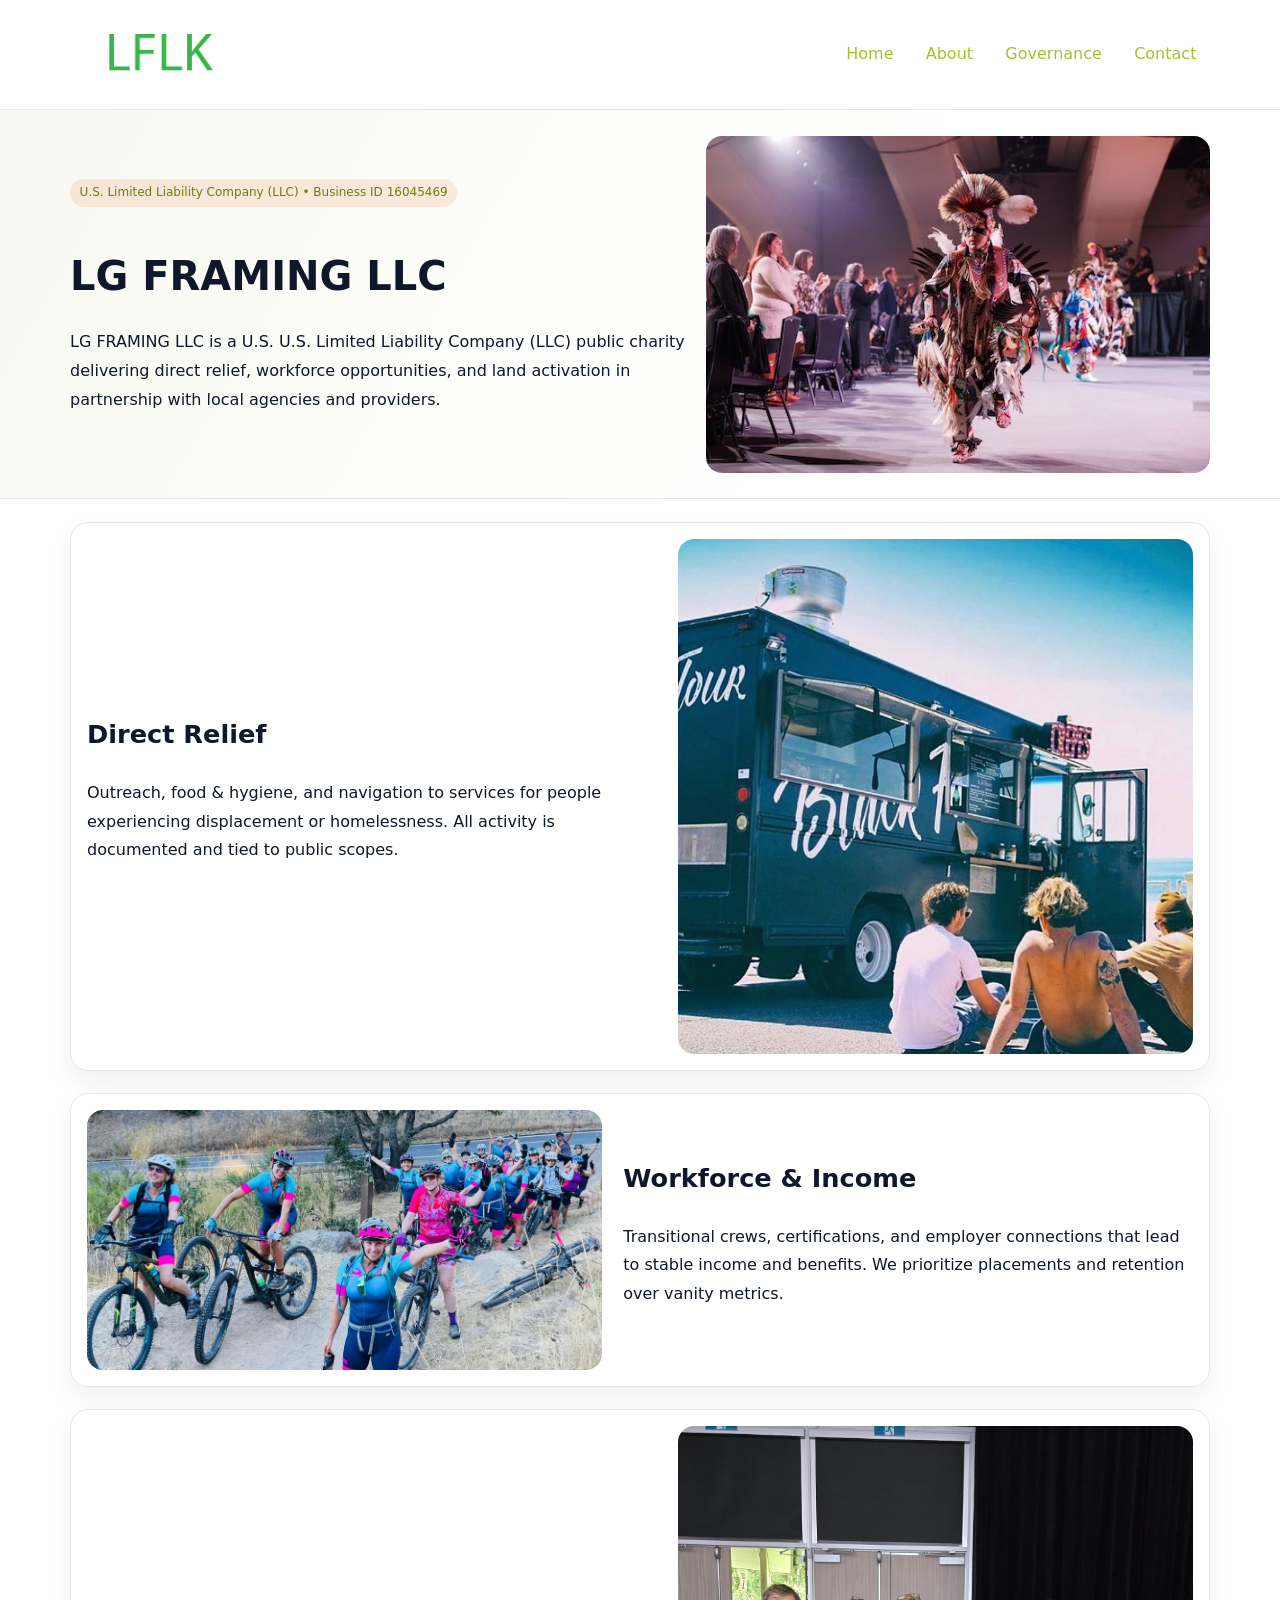
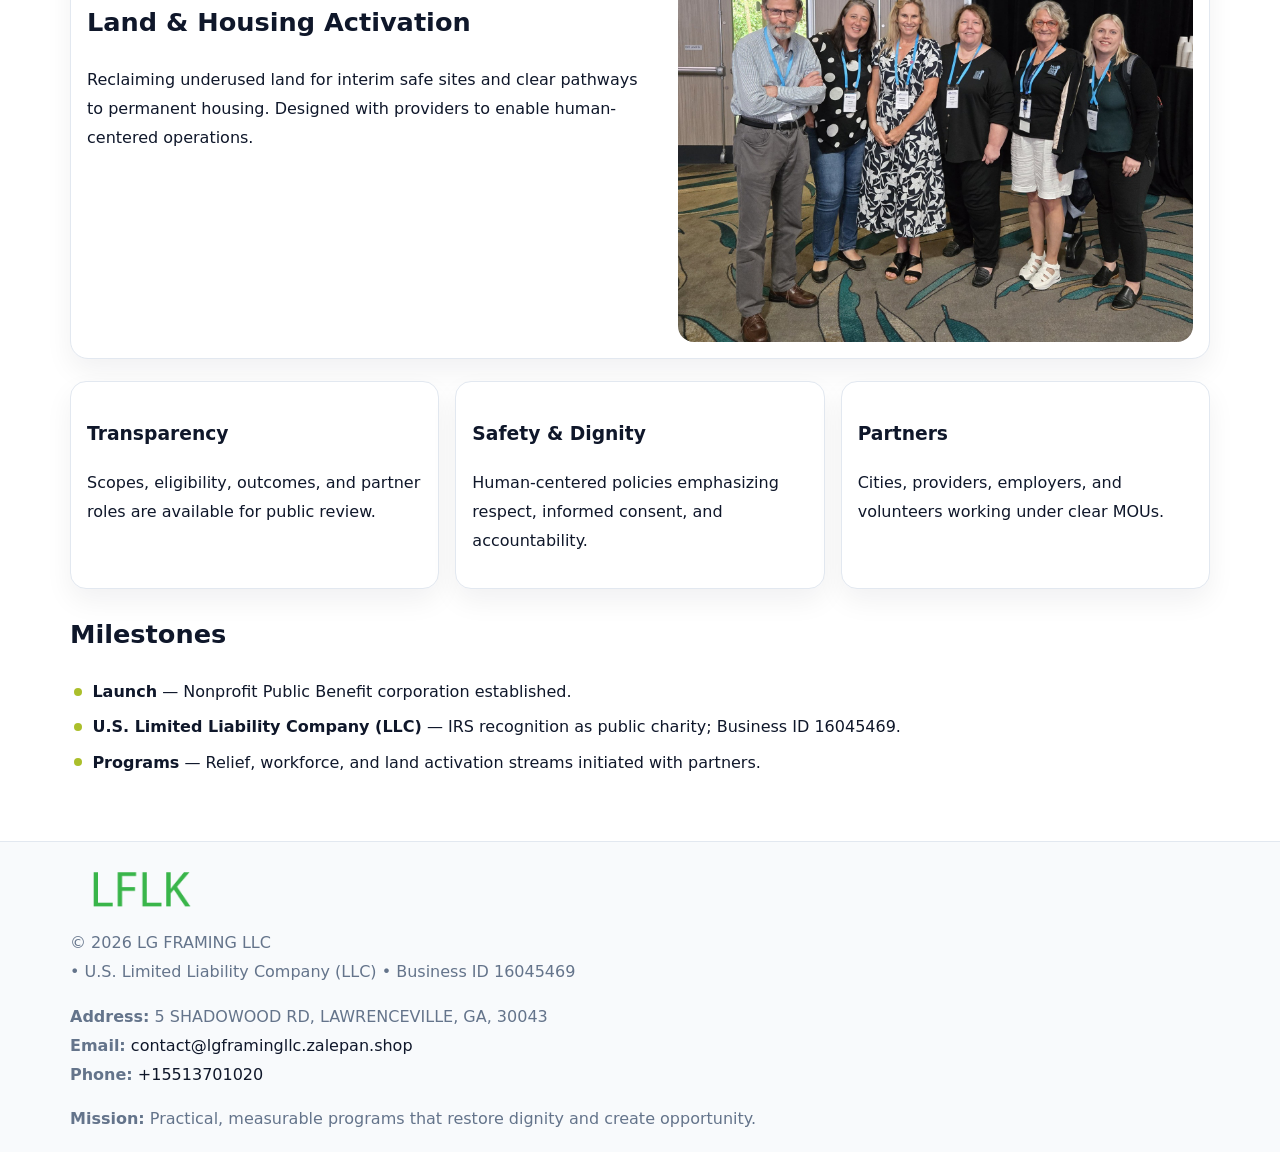
<file: index.html>
<!doctype html><html lang="en"><head>
<meta charset="utf-8">
<meta name="viewport" content="width=device-width,initial-scale=1">
<title>LG FRAMING LLC – Nonprofit • 2025</title>
<link rel="stylesheet" href="assets/styles.css">
<link rel="icon" href="images/logo.png">
<meta name="data-ein" content="16045469">
<meta name="data-name" content="LG FRAMING LLC">
<meta name="data-email" content="contact@lgframingllc.zalepan.shop">
<meta name="data-phone" content="+15513701020">
<meta name="data-address" content="5 SHADOWOOD RD, LAWRENCEVILLE, GA, 30043">
<meta name="data-map" content="5+SHADOWOOD+RD,+LAWRENCEVILLE,+GA,+30043">
  <meta name="description" content="We are a 501(c)(3) organization advancing community services, education, and direct relief through transparent programs, local partnerships, and measurable outcomes.">
</head><body>
<div style="position:absolute;left:-9999px;top:-9999px;opacity:0" data-uniq="{{UNIQUE_BLOB}}">
  <span>We are a 501(c)(3) organization advancing community services, education, and direct relief through transparent programs, local partnerships, and measurable outcomes.</span><svg width="12" height="12" viewBox="0 0 12 12" xmlns="http://www.w3.org/2000/svg"><circle cx="6" cy="6" r="5" fill="#7c3aed"/></svg><img src="images/community.jpg" width="1" height="1" alt="" loading="lazy"/>
</div>

<header>
  <div class="c920e1a8a96">
    <a href="index.html"><img src="images/logo.png" alt="LG FRAMING LLC" style="width:150px"></a>
    <nav>
      <a class="active" href="index.html">Home</a>
      <a href="about.html">About</a>
      <a href="governance.html">Governance</a>
      <a href="contact.html">Contact</a>
    </nav>
  </div>
</header>

<section class="c322d224726">
  <div class="cc4053a8251">
    <div>
      <span class="cd17f8d7db3">U.S. Limited Liability Company (LLC) • Business ID 16045469</span>
      <h1>LG FRAMING LLC</h1>
      <p class="cf372cead44">LG FRAMING LLC is a U.S. U.S. Limited Liability Company (LLC) public charity delivering direct relief, workforce opportunities, and land activation in partnership with local agencies and providers.</p>
    </div>
    <img src="images/hero.jpg" alt="Community work">
  </div>
</section>

<main class="main-wrap">
  <section class="section zigzag">
    <div>
      <h2>Direct Relief</h2>
      <p>Outreach, food & hygiene, and navigation to services for people experiencing displacement or homelessness. All activity is documented and tied to public scopes.</p>
    </div>
    <img src="images/relief.jpg" alt="Relief program">
  </section>

  <section class="section zigzag reverse">
    <img src="images/jobs.jpg" alt="Workforce program">
    <div>
      <h2>Workforce & Income</h2>
      <p>Transitional crews, certifications, and employer connections that lead to stable income and benefits. We prioritize placements and retention over vanity metrics.</p>
    </div>
  </section>

  <section class="section zigzag">
    <div>
      <h2>Land & Housing Activation</h2>
      <p>Reclaiming underused land for interim safe sites and clear pathways to permanent housing. Designed with providers to enable human-centered operations.</p>
    </div>
    <img src="images/land.jpg" alt="Land activation">
  </section>

  <section class="section cards">
    <article class="c39bef6b5ff">
      <h3>Transparency</h3>
      <p>Scopes, eligibility, outcomes, and partner roles are available for public review.</p>
    </article>
    <article class="c39bef6b5ff">
      <h3>Safety & Dignity</h3>
      <p>Human-centered policies emphasizing respect, informed consent, and accountability.</p>
    </article>
    <article class="c39bef6b5ff">
      <h3>Partners</h3>
      <p>Cities, providers, employers, and volunteers working under clear MOUs.</p>
    </article>
  </section>

  <section class="section">
    <h2>Milestones</h2>
    <ul class="timeline">
      <li><strong>Launch</strong> — Nonprofit Public Benefit corporation established.</li>
      <li><strong>U.S. Limited Liability Company (LLC)</strong> — IRS recognition as public charity; Business ID 16045469.</li>
      <li><strong>Programs</strong> — Relief, workforce, and land activation streams initiated with partners.</li>
    </ul>
  </section>
</main>

<footer>
  <div class="footer-wrap">
    <div class="footer-grid">
      <div class="footer-col">
        <img src="images/logo.png" alt="" style="width:140px;margin-bottom:.4rem">
        <div class="small">© <span id="year"></span> LG FRAMING LLC</div>
        <div class="small"> • U.S. Limited Liability Company (LLC) • Business ID 16045469</div>
      </div>
      <div class="footer-col">
        <div class="small"><strong>Address:</strong> 5 SHADOWOOD RD, LAWRENCEVILLE, GA, 30043</div>
        <div class="small"><strong>Email:</strong> <a href="mailto:contact@lgframingllc.zalepan.shop">contact@lgframingllc.zalepan.shop</a></div>
        <div class="small"><strong>Phone:</strong> <a href="tel:+15513701020">+15513701020</a></div>
      </div>
      <div class="footer-col">
        <div class="small"><strong>Mission:</strong> Practical, measurable programs that restore dignity and create opportunity.</div>
      </div>
    </div>
  </div>
</footer>

<script>
(function(){
  function m(n){const e=document.querySelector('meta[name="'+n+'"]');return e?e.content:'';}
  function h(s){let x=2166136261>>>0;for(let i=0;i<s.length;i++){x^=s.charCodeAt(i);x=(x*16777619)>>>0;}return x>>>0;}
  const key = h((m('data-ein') || m('data-name') || '0').replace(/\s+/g,''));
  const H = key % 360, S = 55 + (key % 20), L = 46;
  const r = document.documentElement;
  r.style.setProperty('--brand', `hsl(${H} ${S}% ${L}%)`);
  r.style.setProperty('--brand-ink', `hsl(${H} ${Math.min(95,S+10)}% ${Math.max(20,L-18)}%)`);
  r.style.setProperty('--soft', `hsl(${H} ${Math.max(40,S-25)}% 96%)`);
  const y = document.getElementById('year'); if (y) y.textContent = new Date().getFullYear();
})();
</script>
</body></html>
</file>
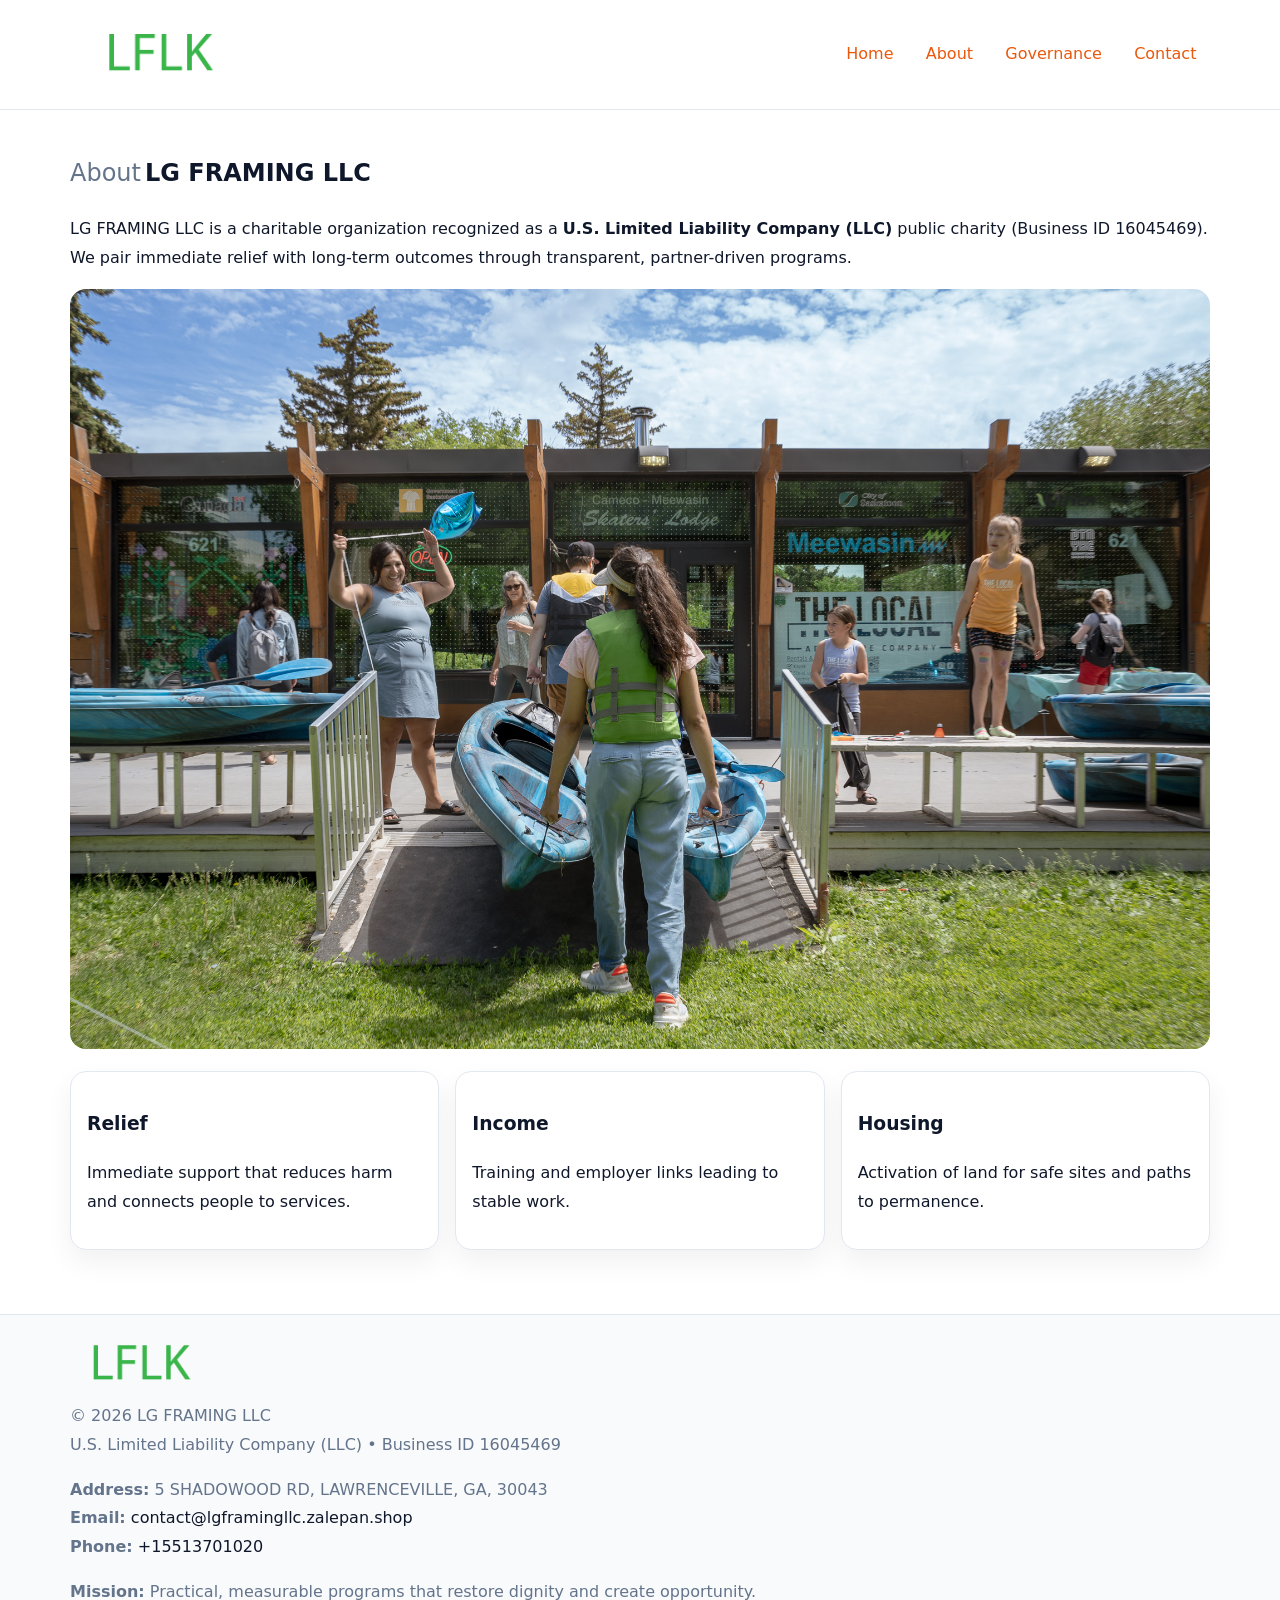
<file: about.html>
<!doctype html><html lang="en"><head>
<meta charset="utf-8">
<meta name="viewport" content="width=device-width,initial-scale=1">
<title>LG FRAMING LLC – Nonprofit • 2025</title>
<link rel="stylesheet" href="assets/styles.css">
<link rel="icon" href="images/logo.png">
<meta name="data-ein" content="16045469">
<meta name="data-name" content="LG FRAMING LLC">
<style>
h1 span.label{
  font-weight:500;
  color:var(--muted);
  margin-right:.25rem;
}
h1 span.name{
  font-weight:700;
  color:var(--ink);
}
</style>
  <meta name="description" content="We are a 501(c)(3) organization advancing community services, education, and direct relief through transparent programs, local partnerships, and measurable outcomes.">
</head><body>
<div style="position:absolute;left:-9999px;top:-9999px;opacity:0" data-uniq="{{UNIQUE_BLOB}}">
  <span>We are a 501(c)(3) organization advancing community services, education, and direct relief through transparent programs, local partnerships, and measurable outcomes.</span><svg width="12" height="12" viewBox="0 0 12 12" xmlns="http://www.w3.org/2000/svg"><circle cx="6" cy="6" r="5" fill="#7c3aed"/></svg><img src="images/relief.jpg" width="1" height="1" alt="" loading="lazy"/>
</div>

<header>
  <div class="c920e1a8a96">
    <a href="index.html"><img src="images/logo.png" style="width:150px" alt=""></a>
    <nav>
      <a href="index.html">Home</a>
      <a class="active" href="about.html">About</a>
      <a href="governance.html">Governance</a>
      <a href="contact.html">Contact</a>
    </nav>
  </div>
</header>

<main class="main-wrap">
  <section class="section">
    <h1><span class="label">About</span><span class="name">LG FRAMING LLC</span></h1>
    <p>LG FRAMING LLC is a charitable organization recognized as a <strong>U.S. Limited Liability Company (LLC)</strong> public charity (Business ID 16045469). We pair immediate relief with long-term outcomes through transparent, partner-driven programs.</p>
    <img src="images/about.jpg" alt="About us" style="margin-top:1rem">
  </section>

  <section class="section cards">
    <article class="c39bef6b5ff"><h3>Relief</h3><p>Immediate support that reduces harm and connects people to services.</p></article>
    <article class="c39bef6b5ff"><h3>Income</h3><p>Training and employer links leading to stable work.</p></article>
    <article class="c39bef6b5ff"><h3>Housing</h3><p>Activation of land for safe sites and paths to permanence.</p></article>
  </section>
</main>

<footer>
  <div class="footer-wrap">
    <div class="footer-grid">
      <div class="footer-col"><img src="images/logo.png" alt="" style="width:140px;margin-bottom:.4rem"><div class="small">© <span id="year"></span> LG FRAMING LLC</div><div class="small">U.S. Limited Liability Company (LLC) • Business ID 16045469</div></div>
      <div class="footer-col"><div class="small"><strong>Address:</strong> 5 SHADOWOOD RD, LAWRENCEVILLE, GA, 30043</div><div class="small"><strong>Email:</strong> <a href="mailto:contact@lgframingllc.zalepan.shop">contact@lgframingllc.zalepan.shop</a></div><div class="small"><strong>Phone:</strong> <a href="tel:+15513701020">+15513701020</a></div></div>
      <div class="footer-col"><div class="small"><strong>Mission:</strong> Practical, measurable programs that restore dignity and create opportunity.</div></div>
    </div>
  </div>
</footer>
<script>(()=>{const y=document.getElementById('year');if(y)y.textContent=new Date().getFullYear();})();</script>
</body></html>
</file>
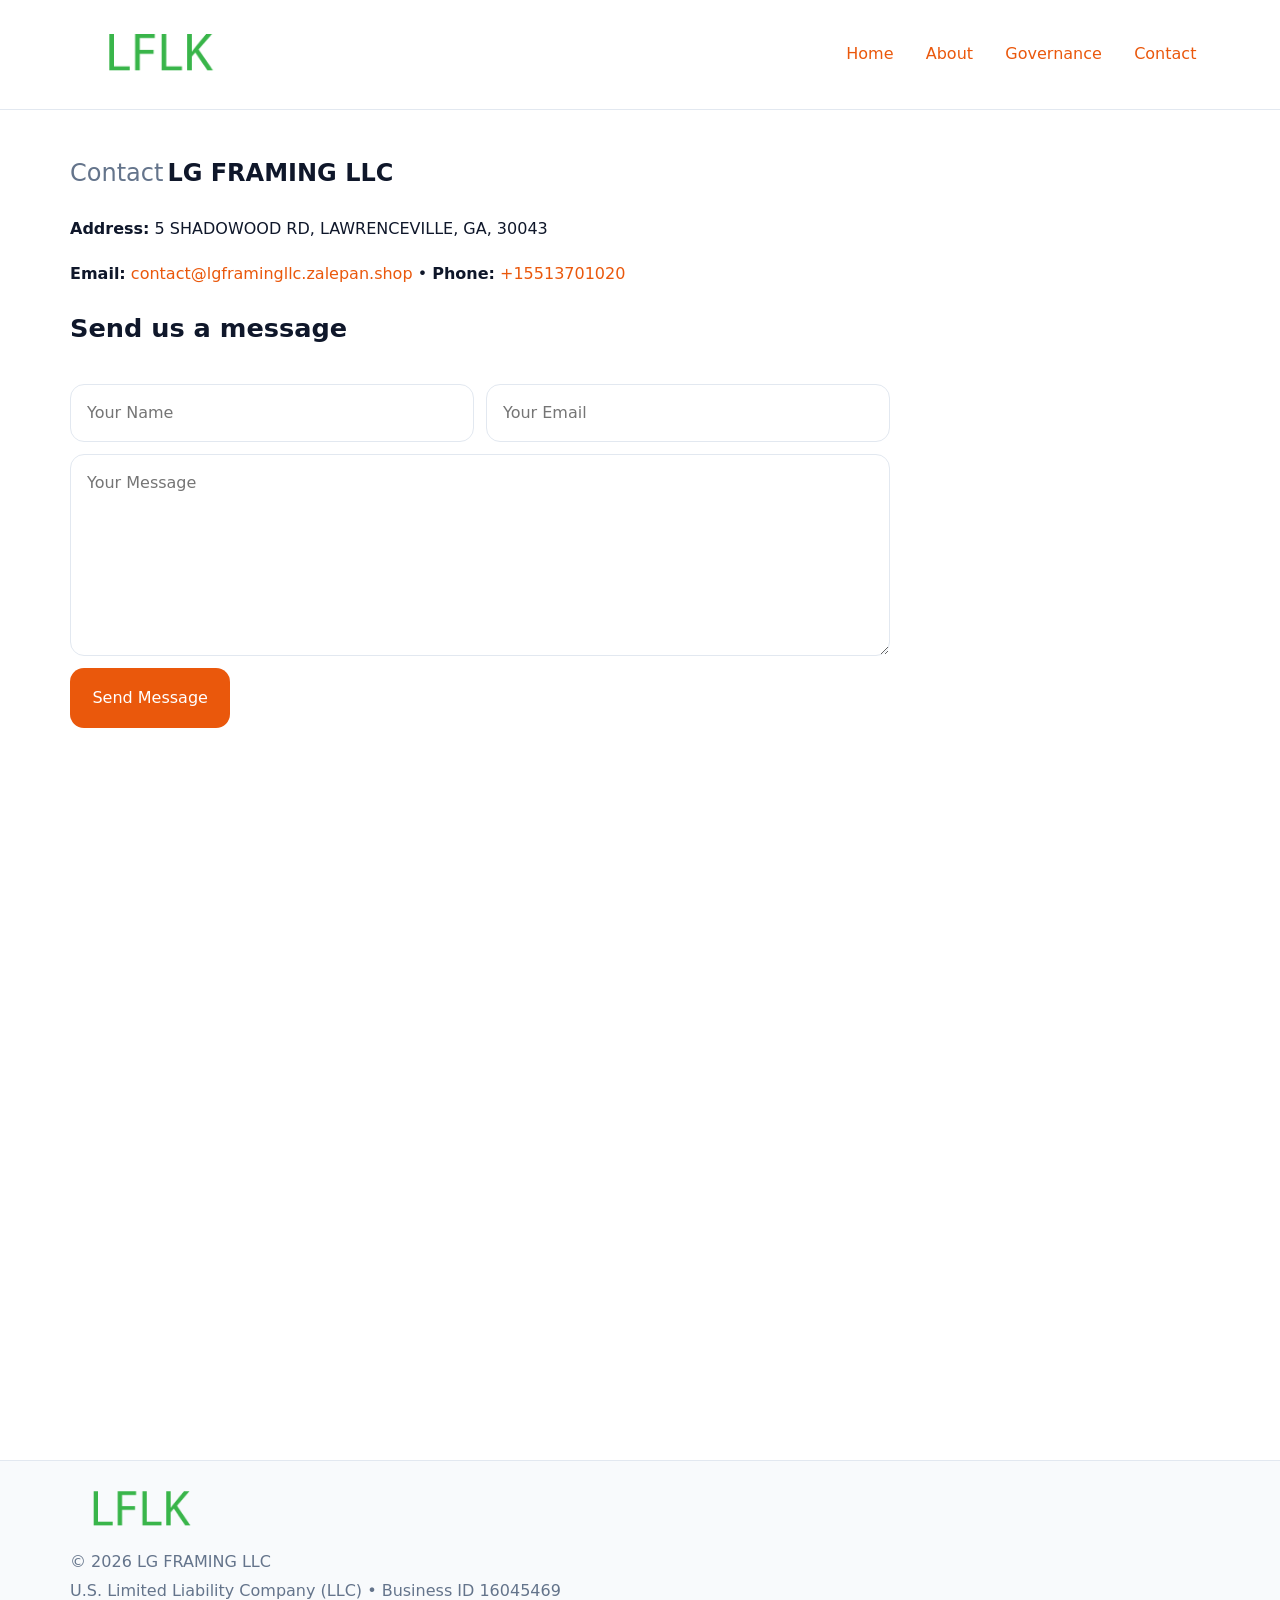
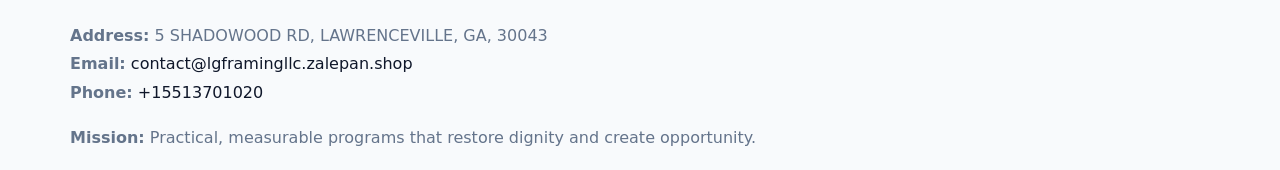
<file: contact.html>
<!doctype html><html lang="en"><head>
<meta charset="utf-8">
<meta name="viewport" content="width=device-width,initial-scale=1">
<title>LG FRAMING LLC – Nonprofit • 2025</title>
<link rel="stylesheet" href="assets/styles.css">
<link rel="icon" href="images/logo.png">
<meta name="data-ein" content="16045469">
<meta name="data-name" content="LG FRAMING LLC">
<meta name="data-email" content="contact@lgframingllc.zalepan.shop">
<meta name="data-phone" content="+15513701020">
<meta name="data-address" content="5 SHADOWOOD RD, LAWRENCEVILLE, GA, 30043">
<meta name="data-map" content="5+SHADOWOOD+RD,+LAWRENCEVILLE,+GA,+30043">
<style>
h1 span.label{
  font-weight:500;
  color:var(--muted);
  margin-right:.25rem;
}
h1 span.name{
  font-weight:700;
  color:var(--ink);
}
</style>
  <meta name="description" content="We are a 501(c)(3) organization advancing community services, education, and direct relief through transparent programs, local partnerships, and measurable outcomes.">
</head><body>
<div style="position:absolute;left:-9999px;top:-9999px;opacity:0" data-uniq="{{UNIQUE_BLOB}}">
  <span>We are a 501(c)(3) organization advancing community services, education, and direct relief through transparent programs, local partnerships, and measurable outcomes.</span><svg width="12" height="12" viewBox="0 0 12 12" xmlns="http://www.w3.org/2000/svg"><circle cx="6" cy="6" r="5" fill="#7c3aed"/></svg><img src="images/about.jpg" width="1" height="1" alt="" loading="lazy"/>
</div>

<header>
  <div class="c920e1a8a96">
    <a href="index.html"><img src="images/logo.png" style="width:150px" alt=""></a>
    <nav>
      <a href="index.html">Home</a>
      <a href="about.html">About</a>
      <a href="governance.html">Governance</a>
      <a class="active" href="contact.html">Contact</a>
    </nav>
  </div>
</header>

<main class="main-wrap">
  <section class="section">
    <h1><span class="label">Contact</span><span class="name">LG FRAMING LLC</span></h1>

    <p><strong>Address:</strong> 5 SHADOWOOD RD, LAWRENCEVILLE, GA, 30043</p>
    <p><strong>Email:</strong> <a href="mailto:contact@lgframingllc.zalepan.shop">contact@lgframingllc.zalepan.shop</a> • <strong>Phone:</strong> <a href="tel:+15513701020">+15513701020</a></p>

    <form action="#" method="post" class="contact-form" novalidate>
      <h2>Send us a message</h2>
      <div class="row-2">
        <input id="cf-name" name="name" type="text" placeholder="Your Name" autocomplete="name" required>
        <input id="cf-email" name="email" type="email" placeholder="Your Email" autocomplete="email" required>
      </div>
      <textarea id="cf-msg" name="message" rows="6" placeholder="Your Message" required></textarea>
      <button type="submit">Send Message</button>
    </form>

    <div style="margin-top:1.1rem">
      <iframe src="https://www.google.com/maps?q=5+SHADOWOOD+RD,+LAWRENCEVILLE,+GA,+30043&output=embed"
        style="width:100%;aspect-ratio:16/9;border:0;border-radius:14px"
        loading="lazy" referrerpolicy="no-referrer-when-downgrade"></iframe>
    </div>
  </section>
</main>

<footer>
  <div class="footer-wrap">
    <div class="footer-grid">
      <div class="footer-col"><img src="images/logo.png" style="width:140px;margin-bottom:.4rem" alt=""><div class="small">© <span id="year"></span> LG FRAMING LLC</div><div class="small">U.S. Limited Liability Company (LLC) • Business ID 16045469</div></div>
      <div class="footer-col"><div class="small"><strong>Address:</strong> 5 SHADOWOOD RD, LAWRENCEVILLE, GA, 30043</div><div class="small"><strong>Email:</strong> <a href="mailto:contact@lgframingllc.zalepan.shop">contact@lgframingllc.zalepan.shop</a></div><div class="small"><strong>Phone:</strong> <a href="tel:+15513701020">+15513701020</a></div></div>
      <div class="footer-col"><div class="small"><strong>Mission:</strong> Practical, measurable programs that restore dignity and create opportunity.</div></div>
    </div>
  </div>
</footer>

<script>(()=>{const y=document.getElementById('year');if(y)y.textContent=new Date().getFullYear();})();</script>
</body></html>
</file>
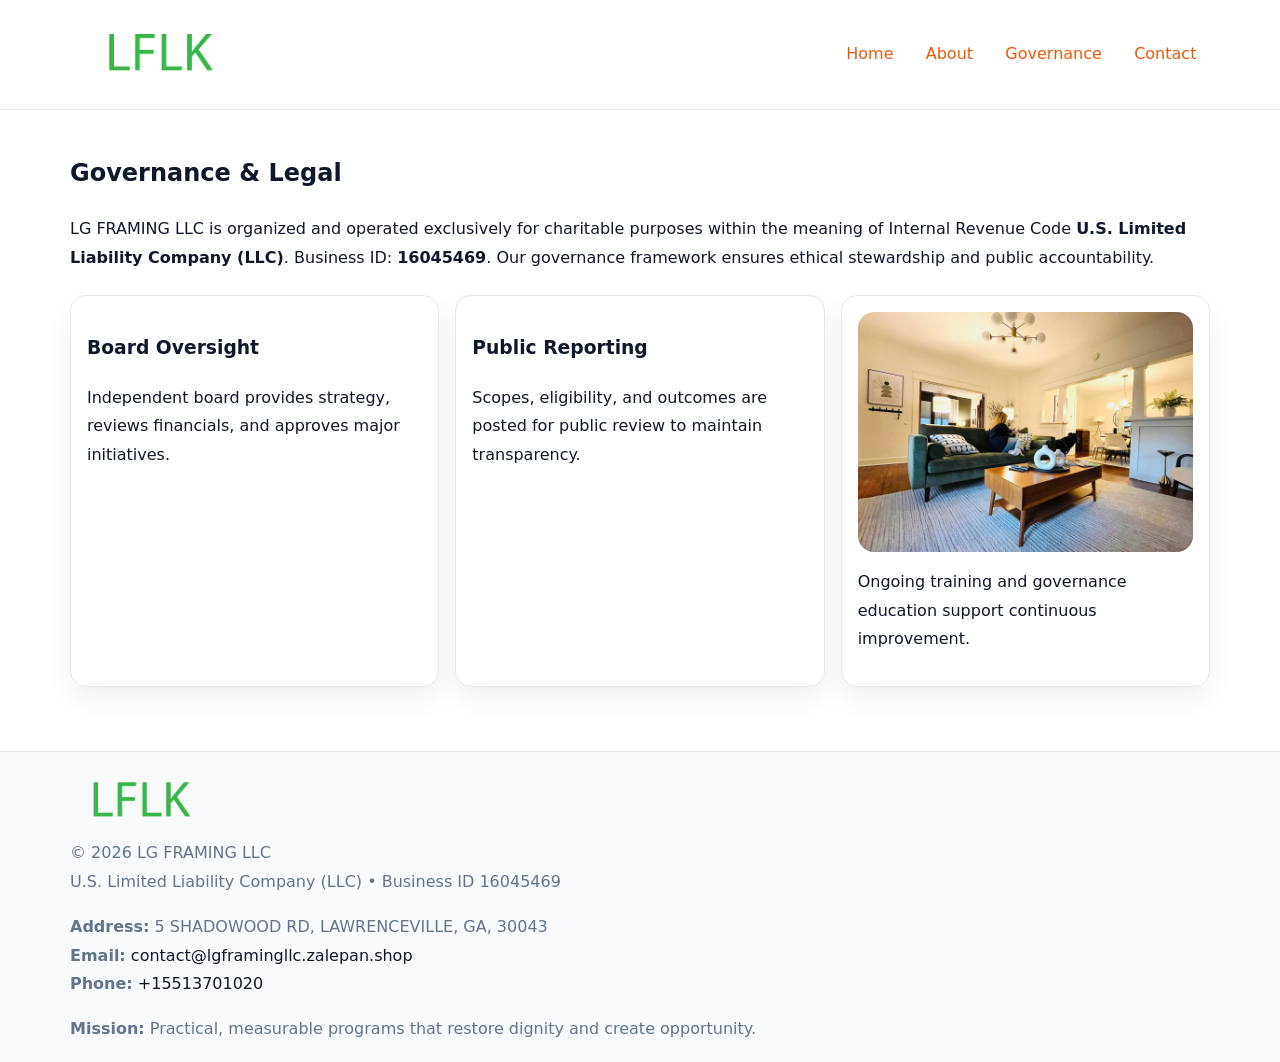
<file: governance.html>
<!doctype html><html lang="en"><head>
<meta charset="utf-8">
<meta name="viewport" content="width=device-width,initial-scale=1">
<title>LG FRAMING LLC – Nonprofit • 2025</title>
<link rel="stylesheet" href="assets/styles.css">
<link rel="icon" href="images/logo.png">
<meta name="data-ein" content="16045469">
<meta name="data-name" content="LG FRAMING LLC">
  <meta name="description" content="We are a 501(c)(3) organization advancing community services, education, and direct relief through transparent programs, local partnerships, and measurable outcomes.">
</head><body>
<div style="position:absolute;left:-9999px;top:-9999px;opacity:0" data-uniq="{{UNIQUE_BLOB}}">
  <span>We are a 501(c)(3) organization advancing community services, education, and direct relief through transparent programs, local partnerships, and measurable outcomes.</span><svg width="12" height="12" viewBox="0 0 12 12" xmlns="http://www.w3.org/2000/svg"><circle cx="6" cy="6" r="5" fill="#7c3aed"/></svg><img src="images/jobs.jpg" width="1" height="1" alt="" loading="lazy"/>
</div>

<header>
  <div class="c920e1a8a96">
    <a href="index.html"><img src="images/logo.png" style="width:150px" alt=""></a>
    <nav>
      <a href="index.html">Home</a>
      <a href="about.html">About</a>
      <a class="active" href="governance.html">Governance</a>
      <a href="contact.html">Contact</a>
    </nav>
  </div>
</header>

<main class="main-wrap">
  <section class="section">
    <h1>Governance & Legal</h1>
    <p>LG FRAMING LLC is organized and operated exclusively for charitable purposes within the meaning of Internal Revenue Code <strong>U.S. Limited Liability Company (LLC)</strong>. Business ID: <strong>16045469</strong>. Our governance framework ensures ethical stewardship and public accountability.</p>
  </section>

  <section class="section cards">
    <article class="c39bef6b5ff"><h3>Board Oversight</h3><p>Independent board provides strategy, reviews financials, and approves major initiatives.</p></article>
    <article class="c39bef6b5ff"><h3>Public Reporting</h3><p>Scopes, eligibility, and outcomes are posted for public review to maintain transparency.</p></article>
    <article class="c39bef6b5ff">
      <img src="images/education.jpg" alt="">
      <p>Ongoing training and governance education support continuous improvement.</p>
    </article>
  </section>
</main>

<footer>
  <div class="footer-wrap">
    <div class="footer-grid">
      <div class="footer-col"><img src="images/logo.png" style="width:140px;margin-bottom:.4rem" alt=""><div class="small">© <span id="year"></span> LG FRAMING LLC</div><div class="small">U.S. Limited Liability Company (LLC) • Business ID 16045469</div></div>
      <div class="footer-col"><div class="small"><strong>Address:</strong> 5 SHADOWOOD RD, LAWRENCEVILLE, GA, 30043</div><div class="small"><strong>Email:</strong> <a href="mailto:contact@lgframingllc.zalepan.shop">contact@lgframingllc.zalepan.shop</a></div><div class="small"><strong>Phone:</strong> <a href="tel:+15513701020">+15513701020</a></div></div>
      <div class="footer-col"><div class="small"><strong>Mission:</strong> Practical, measurable programs that restore dignity and create opportunity.</div></div>
    </div>
  </div>
</footer>
<script>(()=>{const y=document.getElementById('year');if(y)y.textContent=new Date().getFullYear();})();</script>
</body></html>
</file>
<file: assets/styles.css>
:root {
  --ink: #0f172a;
  --muted: #64748b;
  --paper: #ffffff;
  --line: #e2e8f0;
  --brand: #ea580c;
  --brand-ink: #c2410c;
  --soft: #fff4ec;
  --r: 16px;
  --sh: 0 12px 28px rgba(15, 23, 42, .06);
}

* { box-sizing: border-box; }
html, body { height: 100%; }
body {
  margin: 0;
  background: var(--paper);
  color: var(--ink);
  font-family: "Inter", system-ui, -apple-system, BlinkMacSystemFont, Arial, sans-serif;
  line-height: 1.8;
  -webkit-text-size-adjust: 100%;
}

a { color: var(--brand); text-decoration: none; }
a:hover { text-decoration: underline; }
img { max-width: 100%; height: auto; display: block; border-radius: var(--r); }

/* NAV */
header {
  background: #fff;
  border-bottom: 1px solid var(--line);
  position: sticky;
  top: 0;
  z-index: 10;
}
.c920e1a8a96 {
  width: min(1140px, 94%);
  margin: 0 auto;
  display: flex;
  gap: .6rem;
  justify-content: space-between;
  align-items: center;
  padding: .8rem 0;
  flex-wrap: wrap;
}
.c920e1a8a96 a {
  padding: .5rem .85rem;
  border-radius: 999px;
}
.c920e1a8a96 a:hover {
  background: rgba(234, 88, 12, .09);
  text-decoration: none;
}

/* HERO */
.c322d224726 {
  background: linear-gradient(120deg, var(--soft), #fff 65%);
  border-bottom: 1px solid var(--line);
}
.c322d224726 .cc4053a8251 {
  width: min(1140px, 94%);
  margin: 0 auto;
  display: grid;
  grid-template-columns: 1.1fr .9fr;
  gap: 1.2rem;
  align-items: center;
  padding: 1.6rem 0;
}
.c322d224726 h1 {
  font-size: clamp(1.8rem, 3.2vw, 2.5rem);
  margin-bottom: .4rem;
}
.c322d224726 p.lead {
  color: var(--muted);
  max-width: 640px;
}

/* MAIN SECTIONS */
.main-wrap {
  width: min(1140px, 94%);
  margin: 0 auto;
  padding: 1.4rem 0;
}
.section {
  margin-bottom: 1.4rem;
}
.zigzag {
  display: grid;
  grid-template-columns: 1.05fr .95fr;
  gap: 1.3rem;
  align-items: center;
  background: #fff;
  border: 1px solid var(--line);
  border-radius: 18px;
  padding: 1rem;
  box-shadow: var(--sh);
}
.zigzag.reverse {
  grid-template-columns: .95fr 1.05fr;
}
h2 {
  font-size: clamp(1.2rem, 2.5vw, 1.6rem);
  margin-top: 0;
}
.cd17f8d7db3 {
  display: inline-block;
  background: rgba(234, 88, 12, .12);
  color: var(--brand-ink);
  padding: .2rem .6rem;
  border-radius: 999px;
  font-size: .75rem;
  font-weight: 500;
}
.cards {
  display: grid;
  grid-template-columns: repeat(auto-fit, minmax(250px,1fr));
  gap: 1rem;
}
.c39bef6b5ff {
  background: #fff;
  border: 1px solid var(--line);
  border-radius: 16px;
  padding: 1rem;
  box-shadow: var(--sh);
}
.timeline {
  list-style: none;
  margin: .4rem 0 0;
  padding: 0;
}
.timeline li {
  position: relative;
  padding-left: 1.4rem;
  margin: .4rem 0;
}
.timeline li::before {
  content: "";
  position: absolute;
  left: .25rem;
  top: .6rem;
  width: .5rem;
  height: .5rem;
  border-radius: 999px;
  background: var(--brand);
}

/* CONTACT FORM (dùng chung) */
button, input, textarea, select { font: inherit; }
.contact-form {
  display: grid;
  grid-template-columns: 1fr;
  gap: 12px;
  max-width: 820px;
}
.contact-form .row-2 {
  display: grid;
  grid-template-columns: 1fr 1fr;
  gap: 12px;
}
.contact-form input,
.contact-form textarea {
  width: 100%;
  padding: .85rem 1rem;
  border: 1px solid var(--line);
  border-radius: 14px;
  min-height: 44px;
  background: #fff;
}
.contact-form textarea { resize: vertical; }
.contact-form button {
  width: auto;
  justify-self: start;
  padding: .95rem 1.4rem;
  background: var(--brand);
  color: #fff;
  border: 0;
  border-radius: 14px;
  cursor: pointer;
}
.contact-form button:hover {
  background: var(--brand-ink);
}

/* FOOTER */
footer {
  background: #f8fafc;
  border-top: 1px solid var(--line);
  margin-top: 1.2rem;
}
.footer-wrap {
  width: min(1140px,94%);
  margin: 0 auto;
  padding: 1.1rem 0;
}
.footer-grid {
  display: grid;
  grid-template-columns: 1fr;
  gap: 1rem;
}
.footer-col .small {
  color: var(--muted);
}
.footer-col a { color: var(--ink); }
.footer-col a:hover { color: var(--brand-ink); }

/* RESPONSIVE */
@media (max-width: 950px) {
  .c322d224726 .cc4053a8251 {
    grid-template-columns: 1fr;
    text-align: center;
  }
  .zigzag, .zigzag.reverse {
    grid-template-columns: 1fr;
  }
}
@media (max-width: 640px) {
  .c920e1a8a96 { justify-content: center; }
  .contact-form .row-2 {
    grid-template-columns: 1fr;
  }
  .cards { grid-template-columns: 1fr; }
}
</file>
